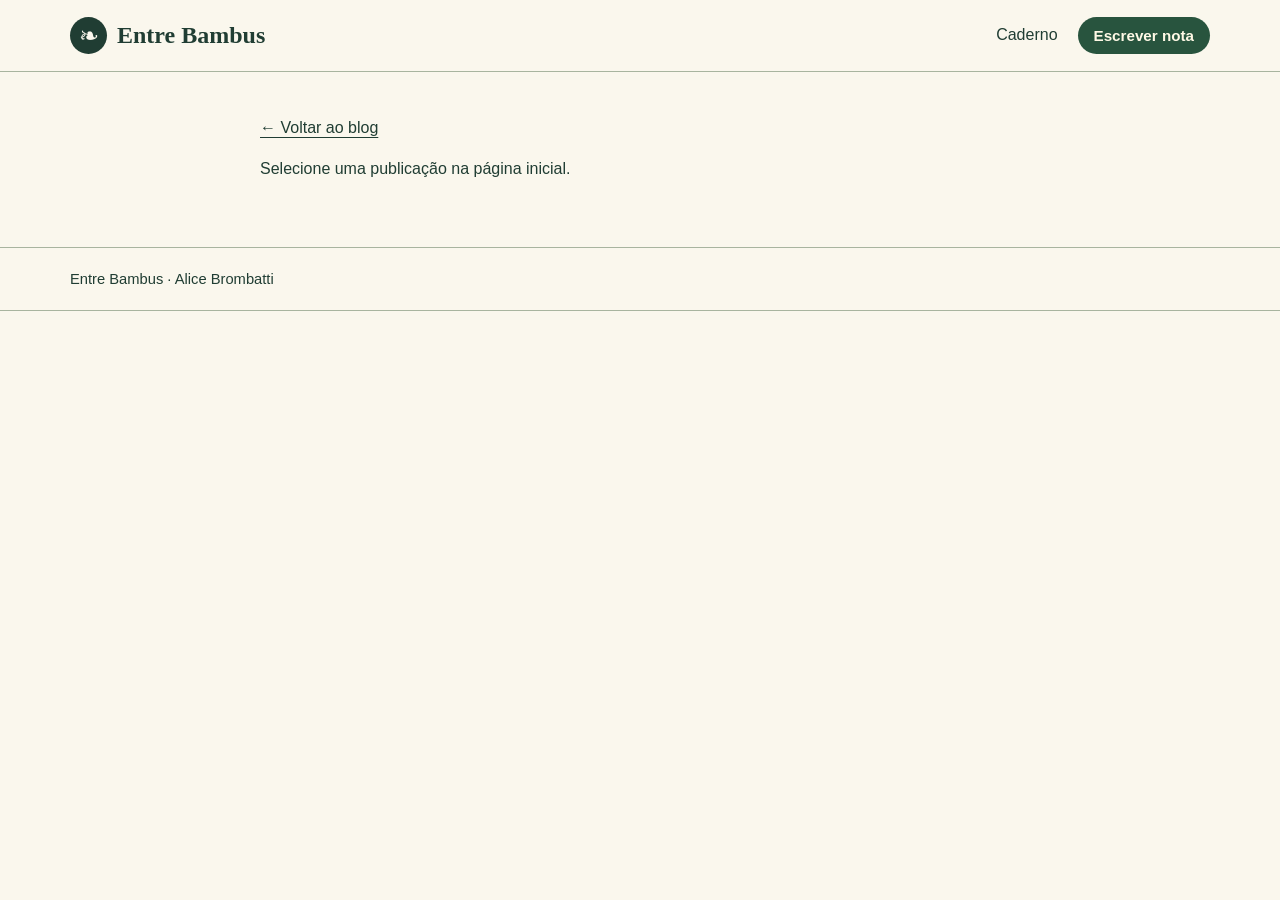
<file: frontend/artigo.html>
<!doctype html>
<html lang="pt-BR">
<head>
  <meta charset="utf-8">
  <meta name="viewport" content="width=device-width,initial-scale=1">
  <title>Leitura · Entre Bambus</title>
  <link rel="stylesheet" href="caderno.css">
  <script src="trilhas.js" defer></script>
</head>
<body>
  <header><nav class="wrap" aria-label="Navegação principal">
    <a class="brand" href="./"><span class="mark" aria-hidden="true">❧</span> Entre Bambus</a>
    <a href="./#acervo">Caderno</a><a class="btn" href="criar.html">Escrever nota</a>
  </nav></header>
  <main class="wrap">
    <article class="reader">
      <a href="./#acervo">← Voltar ao blog</a>
      <p id="aviso" role="status">Carregando artigo…</p>
      <div id="leitura"></div>
    </article>
  </main>
  <footer><div class="wrap">Entre Bambus · Alice Brombatti</div></footer>
</body>
</html>
</file>
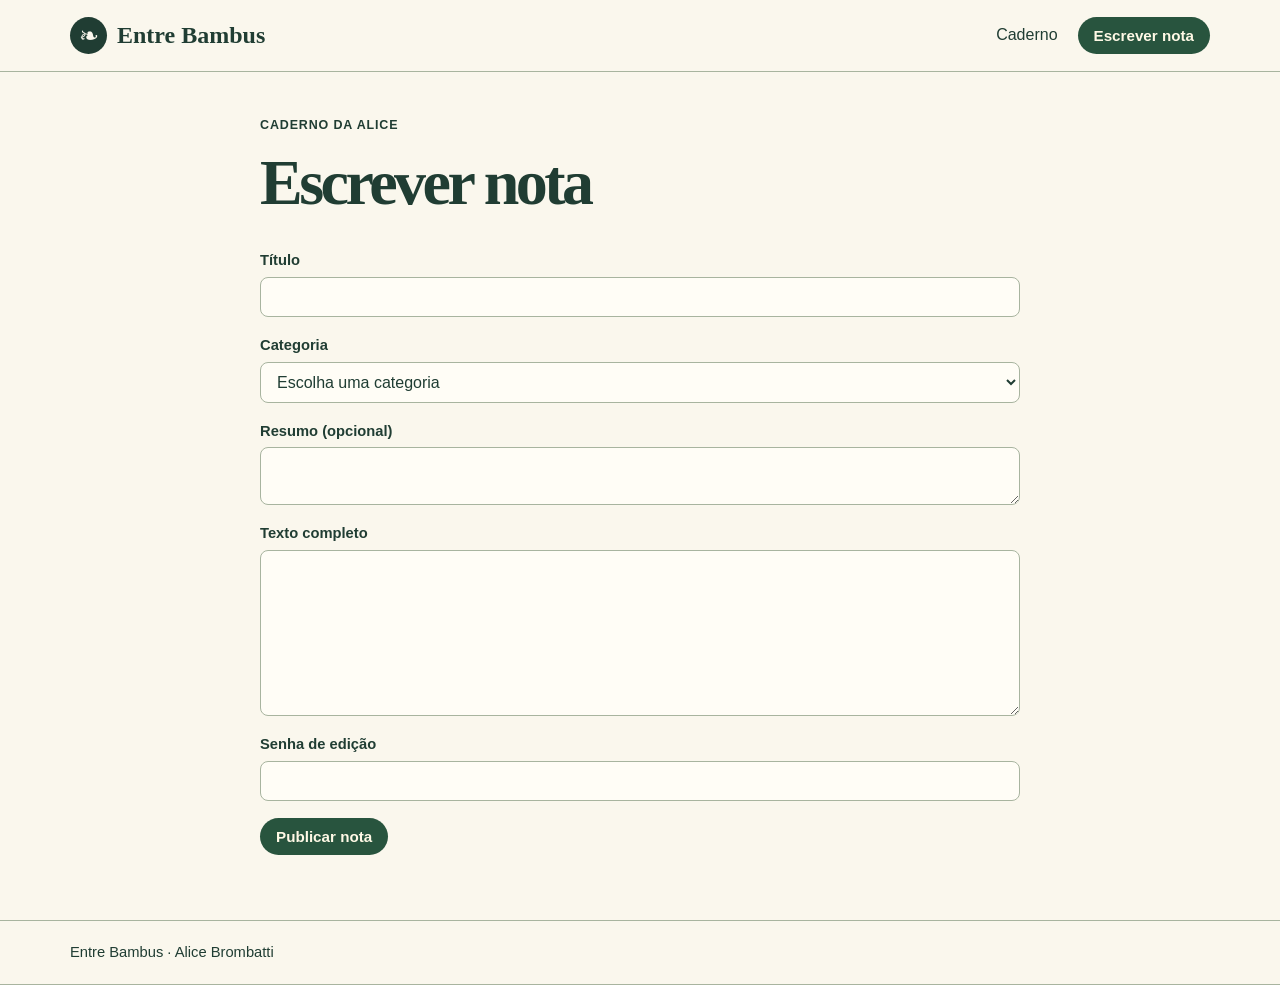
<file: frontend/criar.html>
<!doctype html>
<html lang="pt-BR">
<head>
  <meta charset="utf-8">
  <meta name="viewport" content="width=device-width,initial-scale=1">
  <title>Escrever nota · Entre Bambus</title>
  <link rel="stylesheet" href="caderno.css">
  <script src="trilhas.js" defer></script>
</head>
<body>
  <header><nav class="wrap" aria-label="Navegação principal">
    <a class="brand" href="./"><span class="mark" aria-hidden="true">❧</span> Entre Bambus</a>
    <a href="./#acervo">Caderno</a><a class="btn" href="criar.html">Escrever nota</a>
  </nav></header>
  <main class="wrap">
    <section class="editor">
      <p class="kicker">Caderno da Alice</p>
      <h1>Escrever nota</h1>
      <form id="editor">
        <label>Título<input name="titulo" required maxlength="200"></label>
        <label>Categoria<select name="categoria" required><option value="">Escolha uma categoria</option><option>Alimentação</option><option>Habitat</option><option>Espécies</option><option>Conservação</option></select></label>
        <label>Resumo (opcional)<textarea name="descricao" rows="2" maxlength="300"></textarea></label>
        <label>Texto completo<textarea name="conteudo" required rows="8"></textarea></label>
        <label>Senha de edição<input name="senha" type="password" required autocomplete="current-password"></label>
        <button type="submit">Publicar nota</button>
      </form>
      <p id="aviso" role="status"></p>
    </section>
  </main>
  <footer><div class="wrap">Entre Bambus · Alice Brombatti</div></footer>
</body>
</html>
</file>
<file: frontend/caderno.css>
* { box-sizing: border-box; }
body { margin: 0; background: var(--paper); color: var(--ink); font: 16px/1.55 var(--body); }
a { color: inherit; text-underline-offset: .22em; }
.wrap { width: min(1140px, 92%); margin: auto; }
header, footer { border-bottom: 1px solid var(--line); }
nav { display: flex; align-items: center; gap: 20px; padding: 17px 0; flex-wrap: wrap; }
nav a { text-decoration: none; }
.brand { display: inline-flex; align-items: center; gap: 10px; font: bold 1.5rem var(--head); margin-right: auto; }
.mark { background: var(--ink); color: var(--paper); width: 37px; height: 37px; display: inline-grid; place-items: center; font: 24px Georgia, serif; }
.btn, button { background: var(--accent); color: var(--btntext); padding: 10px 16px; text-decoration: none; border: 0; cursor: pointer; font: bold .95rem var(--body); display: inline-block; }
.btn:hover, button:hover { filter: brightness(.92); }
.hero img { width: 100%; display: block; object-fit: cover; }
h1, h2, h3 { font-family: var(--head); line-height: 1.08; margin: 0 0 .5em; }
h1 { font-size: clamp(2.7rem, 6.7vw, 5.8rem); letter-spacing: -.055em; }
h2 { font-size: clamp(1.65rem, 3vw, 2.5rem); }
h3 { font-size: 1.6rem; }
.kicker, .meta { font-size: .78rem; font-weight: bold; letter-spacing: .07em; text-transform: uppercase; }
.filters { display: flex; gap: 12px; flex-wrap: wrap; align-items: end; margin: 22px 0; }
label { display: grid; gap: 5px; font-size: .92rem; font-weight: bold; }
input, select, textarea { max-width: 100%; min-width: 0; padding: 10px 12px; border: 1px solid var(--line); background: var(--field); color: var(--ink); font: 1rem var(--body); }
textarea { resize: vertical; }
.filters input { width: 100%; }
.filters label:first-child { flex: 1; min-width: min(220px, 100%); }
.card h3 a { text-decoration: none; }
.card h3 a:hover { text-decoration: underline; }
.card p { margin: .7em 0; }
.card .meta { color: var(--tone); }
.message { min-height: 1.4em; }
.editor, .reader { max-width: 760px; margin: 44px auto 65px; }
.editor h1, .reader h1 { font-size: clamp(2.5rem, 5vw, 4.5rem); }
.editor form { display: grid; gap: 17px; }
.editor button { justify-self: start; }
.reader .lead { font-size: 1.3rem; }
.reader .body { white-space: pre-wrap; font-size: 1.15rem; line-height: 1.8; }
.reader, .card { overflow-wrap: anywhere; }
footer { margin-top: 50px; border-top: 1px solid var(--line); padding: 20px 0; font-size: .92rem; }
:focus-visible { outline: 3px solid var(--tone); outline-offset: 3px; }

:root { --paper:#faf7ed; --ink:#203d33; --accent:#28543e; --btntext:#fff9e6; --tone:#546650; --line:#a8b49f; --field:#fffdf6; --head:Georgia,serif; --body:"Trebuchet MS",sans-serif; }
.mark,.btn,button { border-radius: 40px; }
.hero { display:grid; grid-template-columns:1fr 1.05fr; align-items:center; gap:6%; padding:38px 0; }
.hero img { border-radius:48% 48% 14px 14px; aspect-ratio:1.65; }
.hero p:last-child { max-width:38ch; font-size:1.14rem; }
.collection { border-top:2px solid var(--ink); padding-top:22px; }
#lista { display:grid; grid-template-columns:repeat(2,1fr); gap:18px; }
.card { padding:22px; border:1px solid #bdc5ab; border-radius:5px 24px 5px 5px; background:#f0f2e2; }
.card:nth-child(4n+2),.card:nth-child(4n+3) { background:#f6eed9; }
input,select,textarea { border-radius:8px; }

@media (max-width: 720px) {
  .hero, .collection, #lista { grid-template-columns: 1fr; }
  .hero { gap: 14px; }
  .hero img { max-height: 235px; }
  .card:first-child { grid-column:auto; }
  .card { border-right:0; }
  nav { gap:12px; }
  nav .brand { width:100%; }
}
</file>
